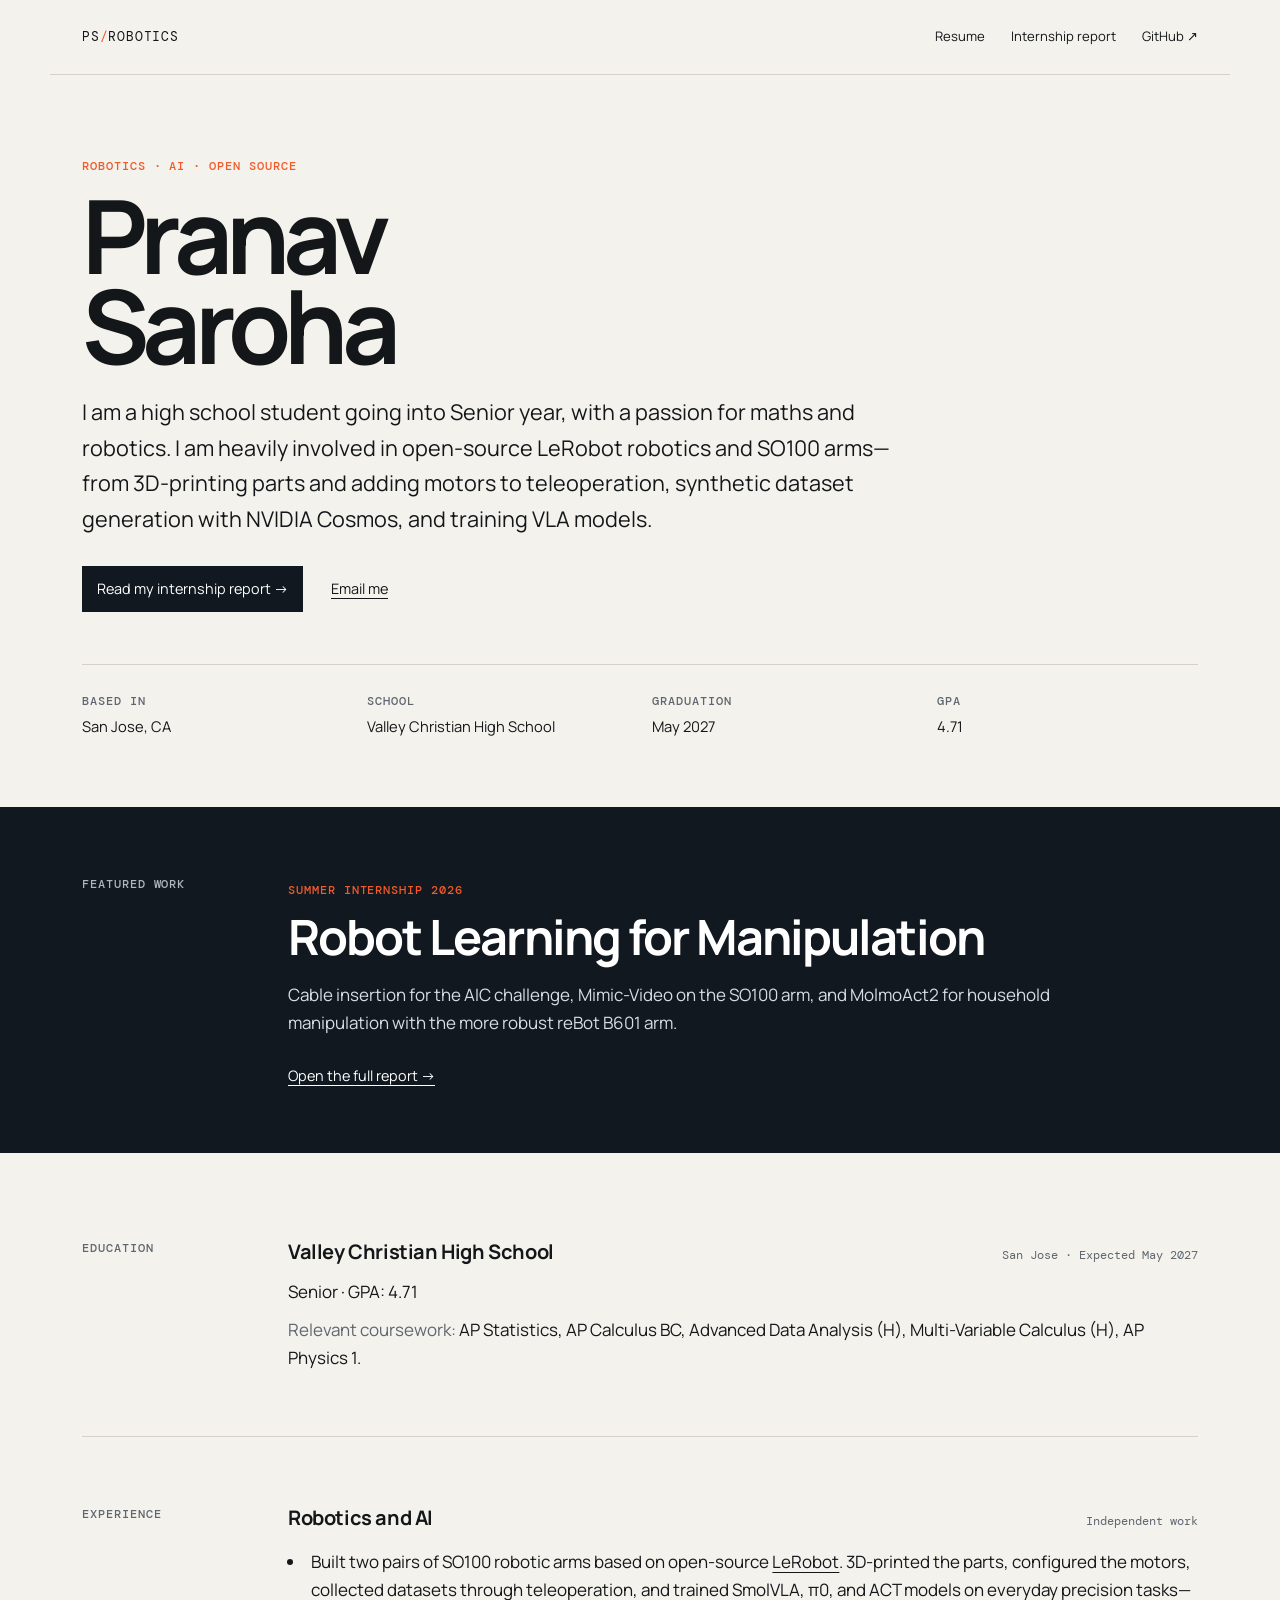
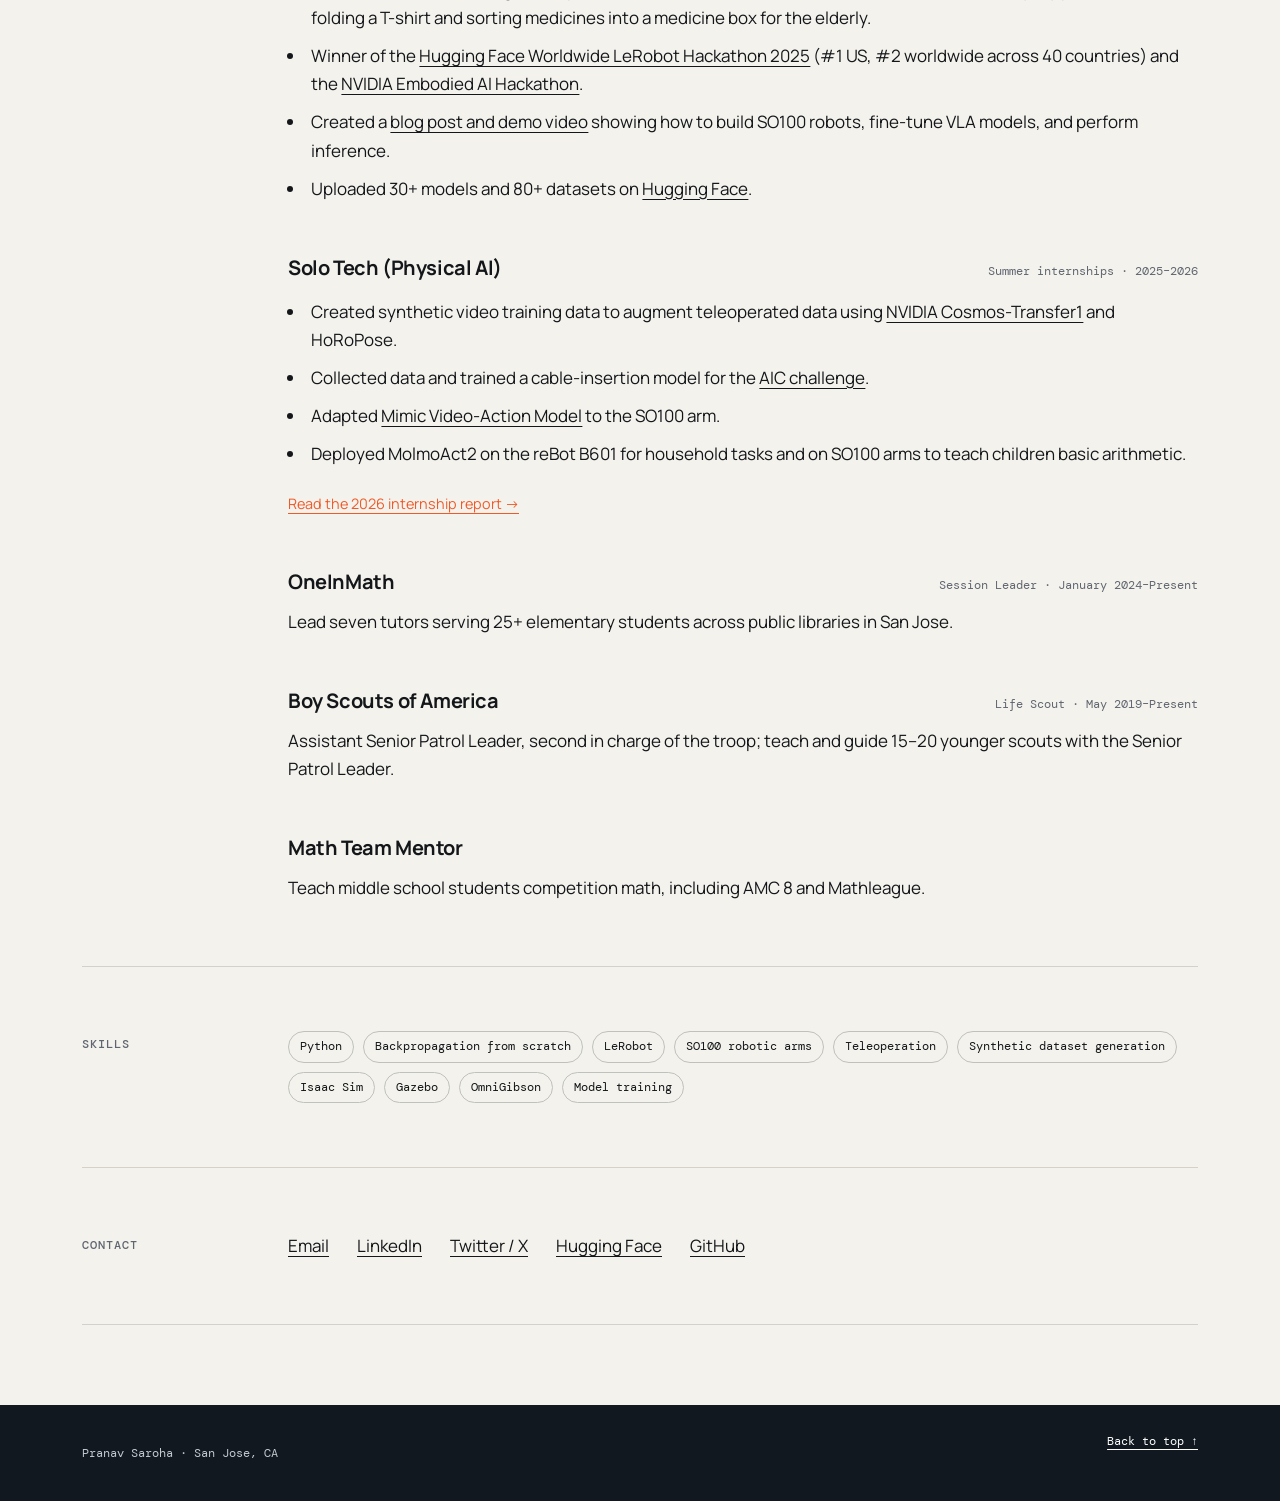
<file: index.html>
<!doctype html>
<html lang="en">
<head>
  <meta charset="utf-8">
  <meta name="viewport" content="width=device-width, initial-scale=1">
  <meta name="description" content="Pranav Saroha — high school student building robot-learning systems with LeRobot, SO100, reBot, Mimic-Video, and MolmoAct2.">
  <title>Pranav Saroha — Robotics & AI</title>
  <link rel="preconnect" href="https://fonts.googleapis.com">
  <link rel="preconnect" href="https://fonts.gstatic.com" crossorigin>
  <link href="https://fonts.googleapis.com/css2?family=DM+Mono:wght@400;500&family=Manrope:wght@400;500;600;700;800&display=swap" rel="stylesheet">
  <link rel="stylesheet" href="resume.css">
</head>
<body>
  <header class="site-header">
    <a class="brand" href="#top" aria-label="Back to top">PS<span>/</span>ROBOTICS</a>
    <nav aria-label="Main navigation">
      <a href="#resume">Resume</a>
      <a href="internship/">Internship report</a>
      <a href="https://github.com/pranavsaroha" target="_blank" rel="noreferrer">GitHub ↗</a>
    </nav>
  </header>

  <main id="top">
    <section class="hero">
      <p class="eyebrow">Robotics · AI · Open source</p>
      <h1>Pranav<br>Saroha</h1>
      <p class="intro">I am a high school student going into Senior year, with a passion for maths and robotics. I am heavily involved in open-source LeRobot robotics and SO100 arms—from 3D-printing parts and adding motors to teleoperation, synthetic dataset generation with NVIDIA Cosmos, and training VLA models.</p>
      <div class="actions">
        <a class="primary" href="internship/">Read my internship report →</a>
        <a href="mailto:sarohapranav@gmail.com">Email me</a>
      </div>
      <dl class="quick-facts">
        <div><dt>Based in</dt><dd>San Jose, CA</dd></div>
        <div><dt>School</dt><dd>Valley Christian High School</dd></div>
        <div><dt>Graduation</dt><dd>May 2027</dd></div>
        <div><dt>GPA</dt><dd>4.71</dd></div>
      </dl>
    </section>

    <section class="featured" aria-labelledby="featured-title">
      <div class="section-label">Featured work</div>
      <div>
        <p class="project-year">Summer Internship 2026</p>
        <h2 id="featured-title">Robot Learning for Manipulation</h2>
        <p>Cable insertion for the AIC challenge, Mimic-Video on the SO100 arm, and MolmoAct2 for household manipulation with the more robust reBot B601 arm.</p>
        <a class="text-link" href="internship/">Open the full report →</a>
      </div>
    </section>

    <div class="resume" id="resume">
      <section class="resume-section">
        <div class="section-label">Education</div>
        <div class="section-body">
          <article class="entry">
            <div class="entry-heading">
              <h2>Valley Christian High School</h2>
              <p>San Jose · Expected May 2027</p>
            </div>
            <p>Senior · GPA: 4.71</p>
            <p><span class="label">Relevant coursework:</span> AP Statistics, AP Calculus BC, Advanced Data Analysis (H), Multi-Variable Calculus (H), AP Physics 1.</p>
          </article>
        </div>
      </section>

      <section class="resume-section">
        <div class="section-label">Experience</div>
        <div class="section-body">
          <article class="entry">
            <div class="entry-heading">
              <h2>Robotics and AI</h2>
              <p>Independent work</p>
            </div>
            <ul>
              <li>Built two pairs of SO100 robotic arms based on open-source <a href="https://github.com/huggingface/lerobot" target="_blank" rel="noreferrer">LeRobot</a>. 3D-printed the parts, configured the motors, collected datasets through teleoperation, and trained SmolVLA, π0, and ACT models on everyday precision tasks—folding a T-shirt and sorting medicines into a medicine box for the elderly.</li>
              <li>Winner of the <a href="https://x.com/pranavsaroha_09/status/1934475743641452990" target="_blank" rel="noreferrer">Hugging Face Worldwide LeRobot Hackathon 2025</a> (#1 US, #2 worldwide across 40 countries) and the <a href="https://www.linkedin.com/posts/seeedstudio_xlerobot-fashionstar-embodiedaihackathon-activity-7391708348062212097-aOqv" target="_blank" rel="noreferrer">NVIDIA Embodied AI Hackathon</a>.</li>
              <li>Created a <a href="https://x.com/pranavsaroha_09/status/1877591433441599997" target="_blank" rel="noreferrer">blog post and demo video</a> showing how to build SO100 robots, fine-tune VLA models, and perform inference.</li>
              <li>Uploaded 30+ models and 80+ datasets on <a href="https://huggingface.co/pranavsaroha" target="_blank" rel="noreferrer">Hugging Face</a>.</li>
            </ul>
          </article>

          <article class="entry">
            <div class="entry-heading">
              <h2>Solo Tech (Physical AI)</h2>
              <p>Summer internships · 2025–2026</p>
            </div>
            <ul>
              <li>Created synthetic video training data to augment teleoperated data using <a href="https://github.com/nvidia-cosmos/cosmos-transfer1" target="_blank" rel="noreferrer">NVIDIA Cosmos-Transfer1</a> and HoRoPose.</li>
              <li>Collected data and trained a cable-insertion model for the <a href="https://www.intrinsic.ai/events/ai-for-industry-challenge" target="_blank" rel="noreferrer">AIC challenge</a>.</li>
              <li>Adapted <a href="https://github.com/mimic-video/mimic-video" target="_blank" rel="noreferrer">Mimic Video-Action Model</a> to the SO100 arm.</li>
              <li>Deployed MolmoAct2 on the reBot B601 for household tasks and on SO100 arms to teach children basic arithmetic.</li>
            </ul>
            <a class="text-link" href="internship/">Read the 2026 internship report →</a>
          </article>

          <article class="entry">
            <div class="entry-heading">
              <h2>OneInMath</h2>
              <p>Session Leader · January 2024–Present</p>
            </div>
            <p>Lead seven tutors serving 25+ elementary students across public libraries in San Jose.</p>
          </article>

          <article class="entry">
            <div class="entry-heading">
              <h2>Boy Scouts of America</h2>
              <p>Life Scout · May 2019–Present</p>
            </div>
            <p>Assistant Senior Patrol Leader, second in charge of the troop; teach and guide 15–20 younger scouts with the Senior Patrol Leader.</p>
          </article>

          <article class="entry">
            <div class="entry-heading">
              <h2>Math Team Mentor</h2>
            </div>
            <p>Teach middle school students competition math, including AMC 8 and Mathleague.</p>
          </article>
        </div>
      </section>

      <section class="resume-section">
        <div class="section-label">Skills</div>
        <div class="section-body skills">
          <span>Python</span><span>Backpropagation from scratch</span><span>LeRobot</span><span>SO100 robotic arms</span><span>Teleoperation</span><span>Synthetic dataset generation</span><span>Isaac Sim</span><span>Gazebo</span><span>OmniGibson</span><span>Model training</span>
        </div>
      </section>

      <section class="resume-section contact">
        <div class="section-label">Contact</div>
        <div class="contact-links">
          <a href="mailto:sarohapranav@gmail.com">Email</a>
          <a href="https://www.linkedin.com/in/pranav-saroha-17297836b/" target="_blank" rel="noreferrer">LinkedIn</a>
          <a href="https://x.com/pranavsaroha_09" target="_blank" rel="noreferrer">Twitter / X</a>
          <a href="https://huggingface.co/pranavsaroha" target="_blank" rel="noreferrer">Hugging Face</a>
          <a href="https://github.com/pranavsaroha" target="_blank" rel="noreferrer">GitHub</a>
        </div>
      </section>
    </div>
  </main>

  <footer>
    <p>Pranav Saroha · San Jose, CA</p>
    <a href="#top">Back to top ↑</a>
  </footer>
</body>
</html>
</file>
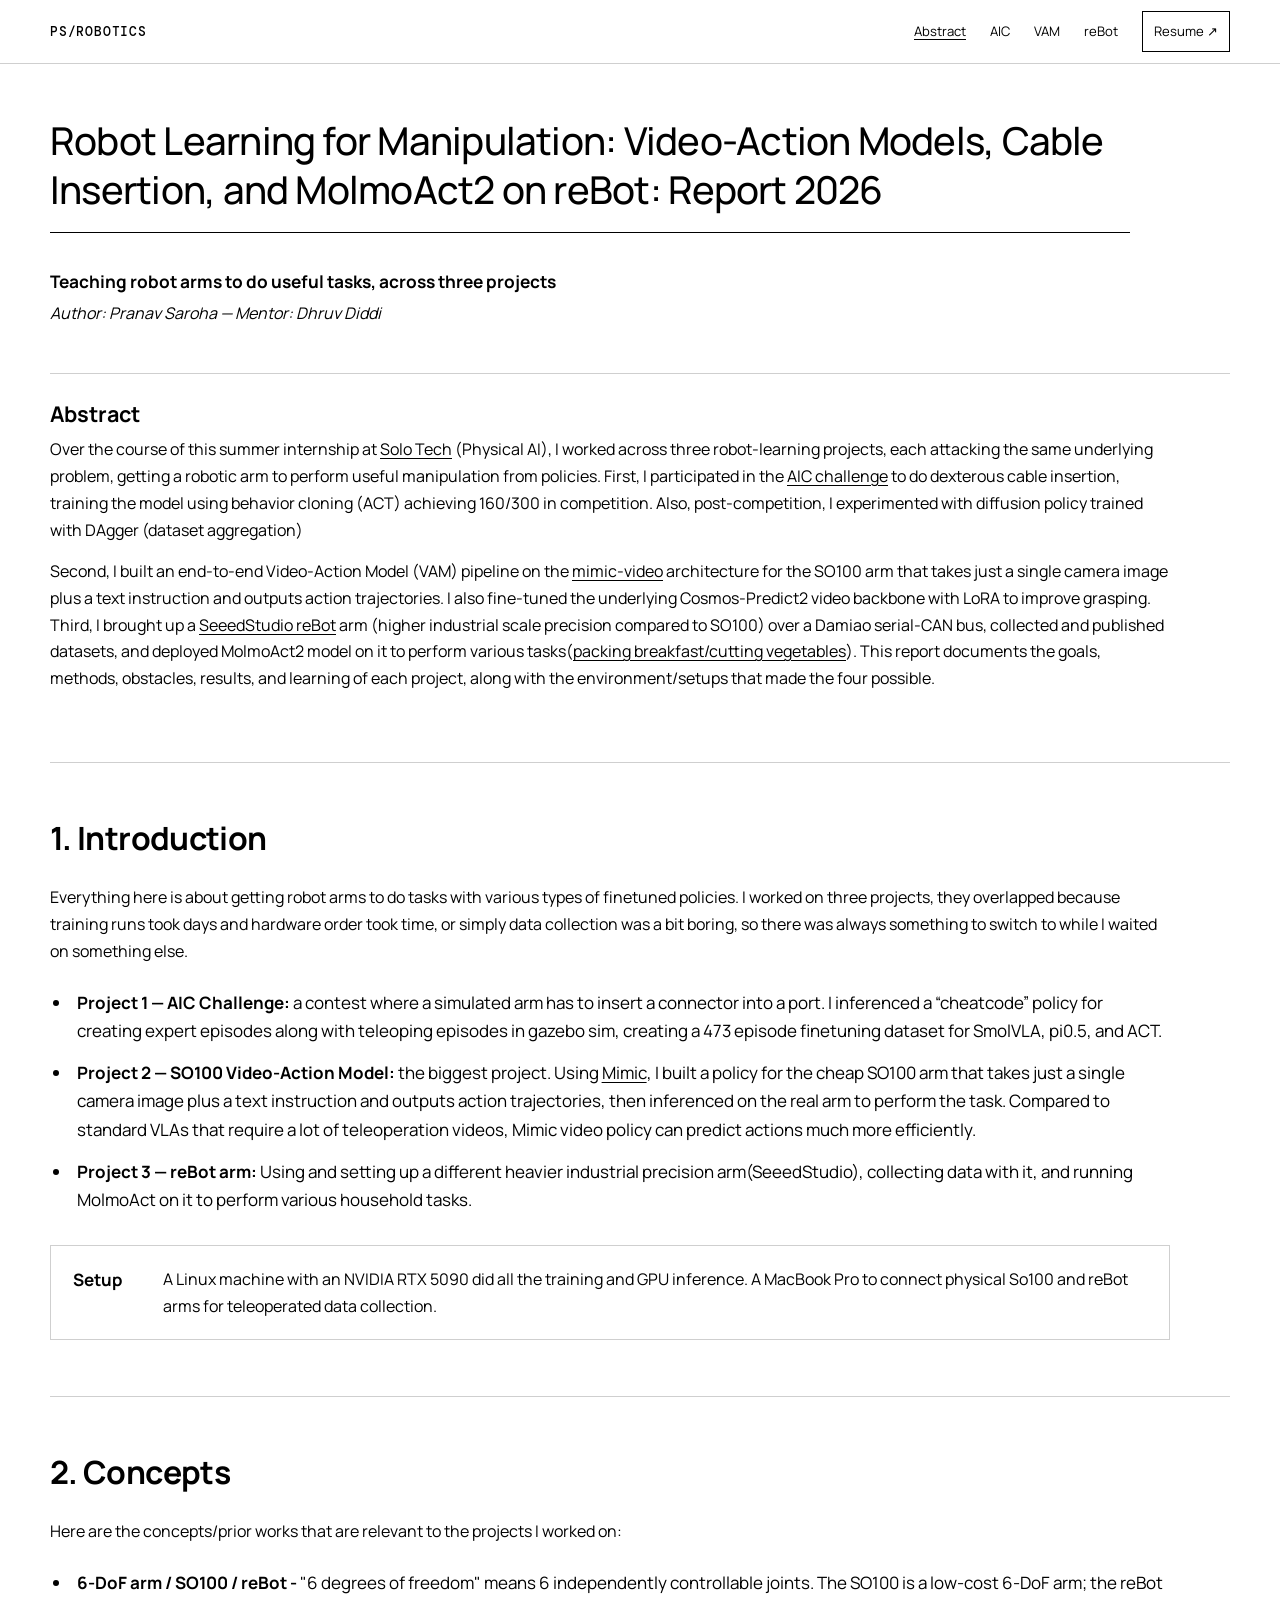
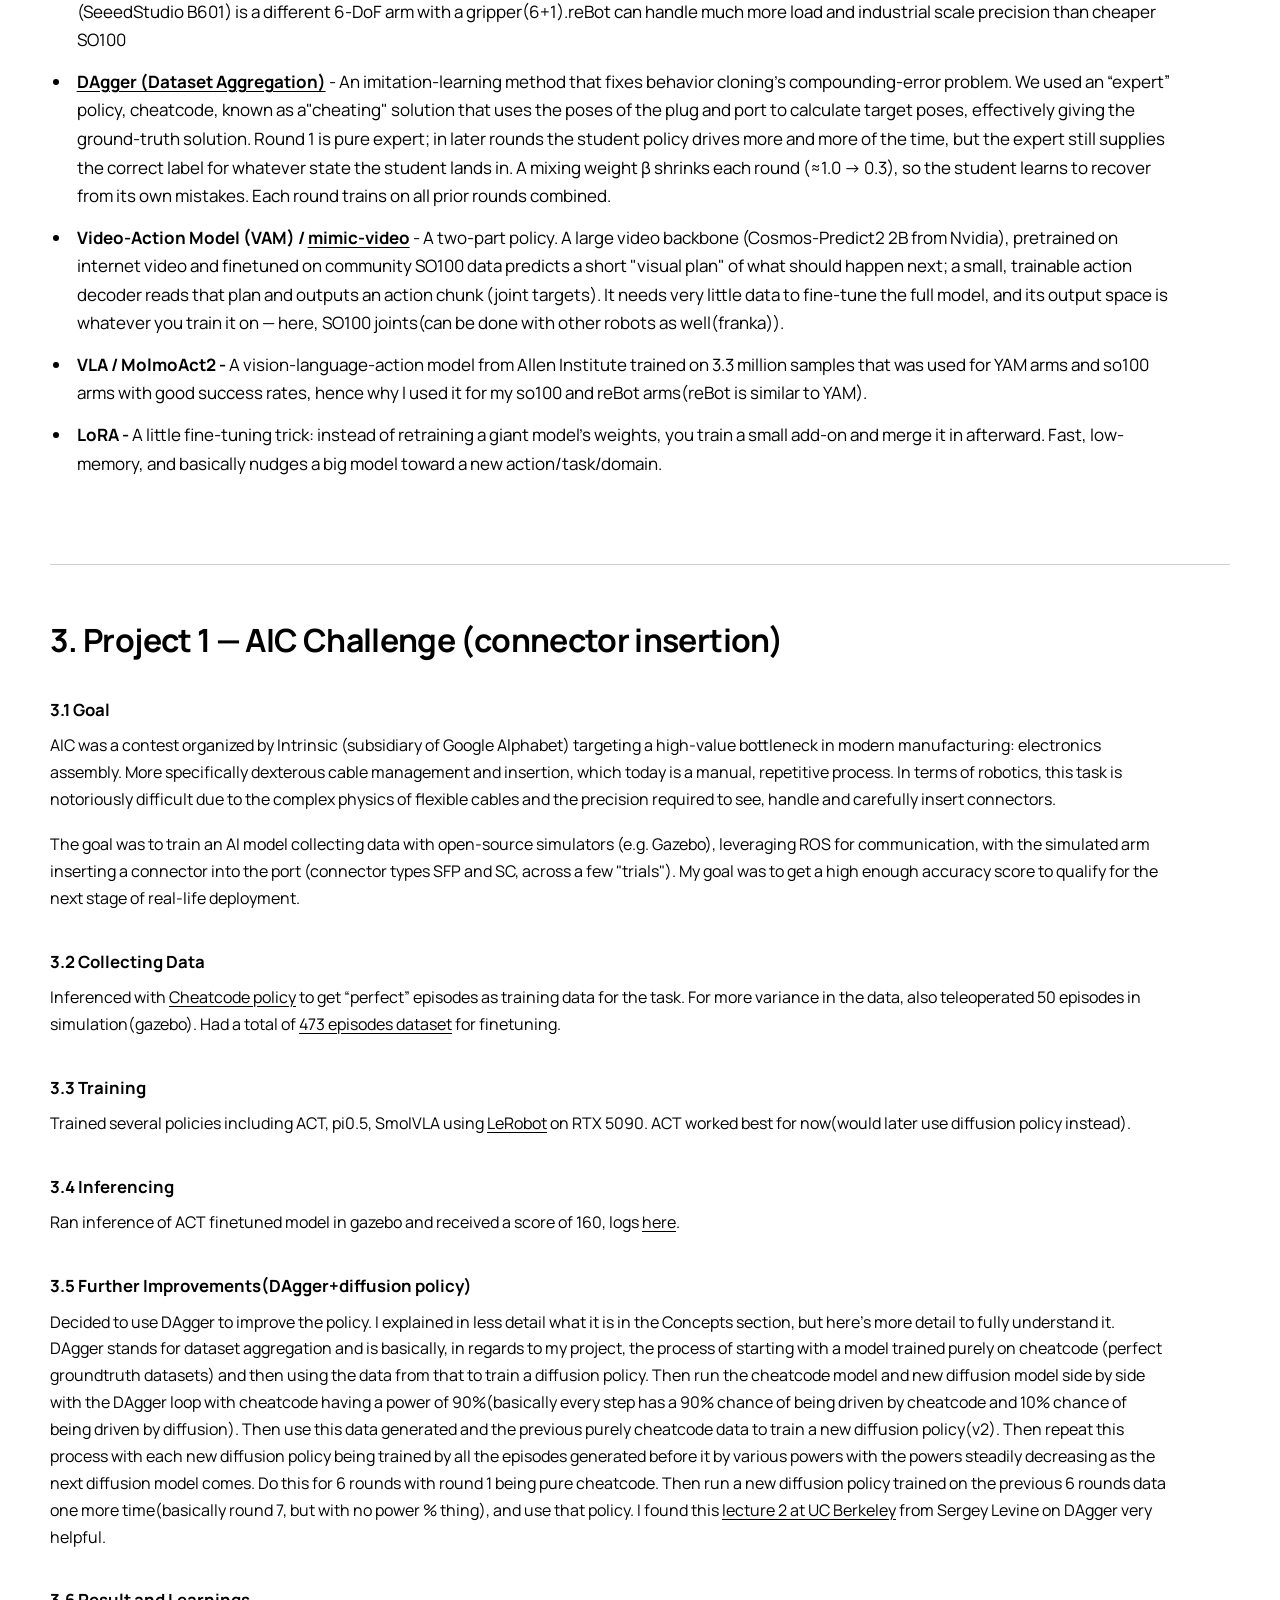
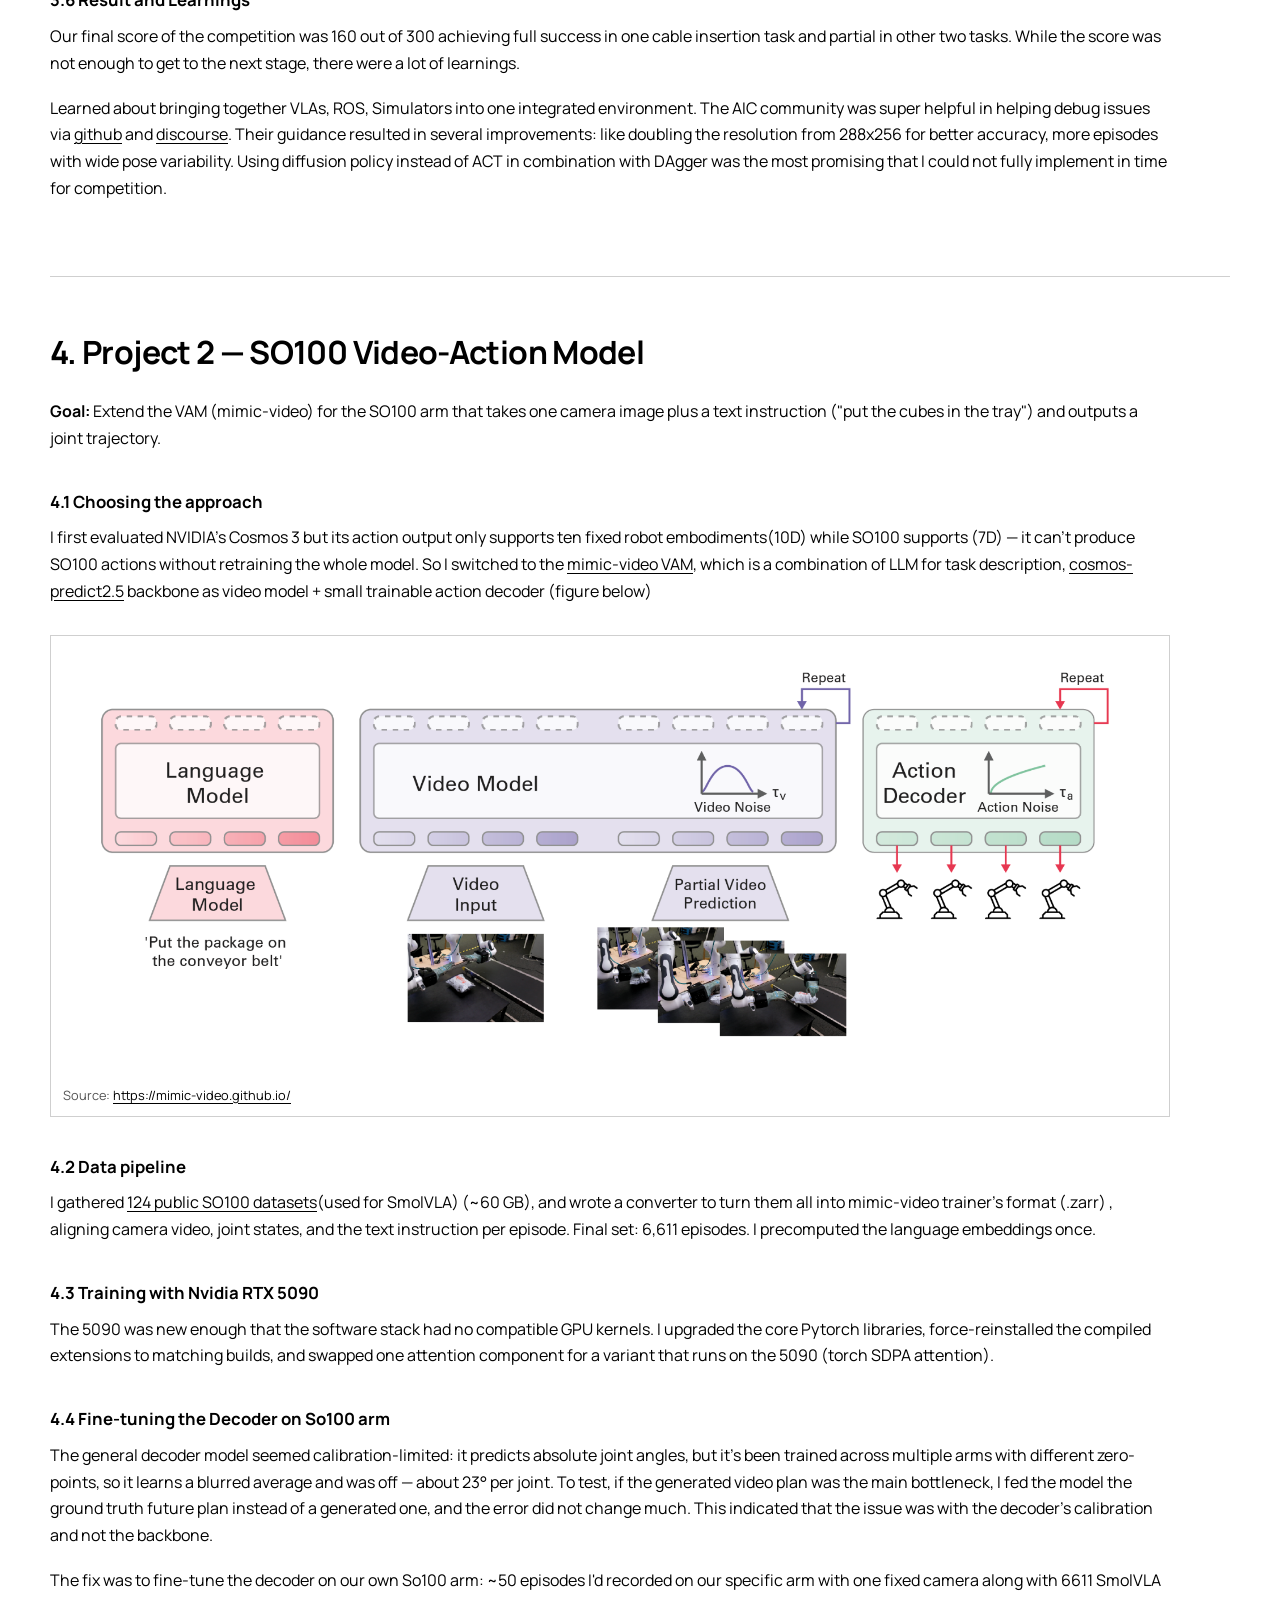
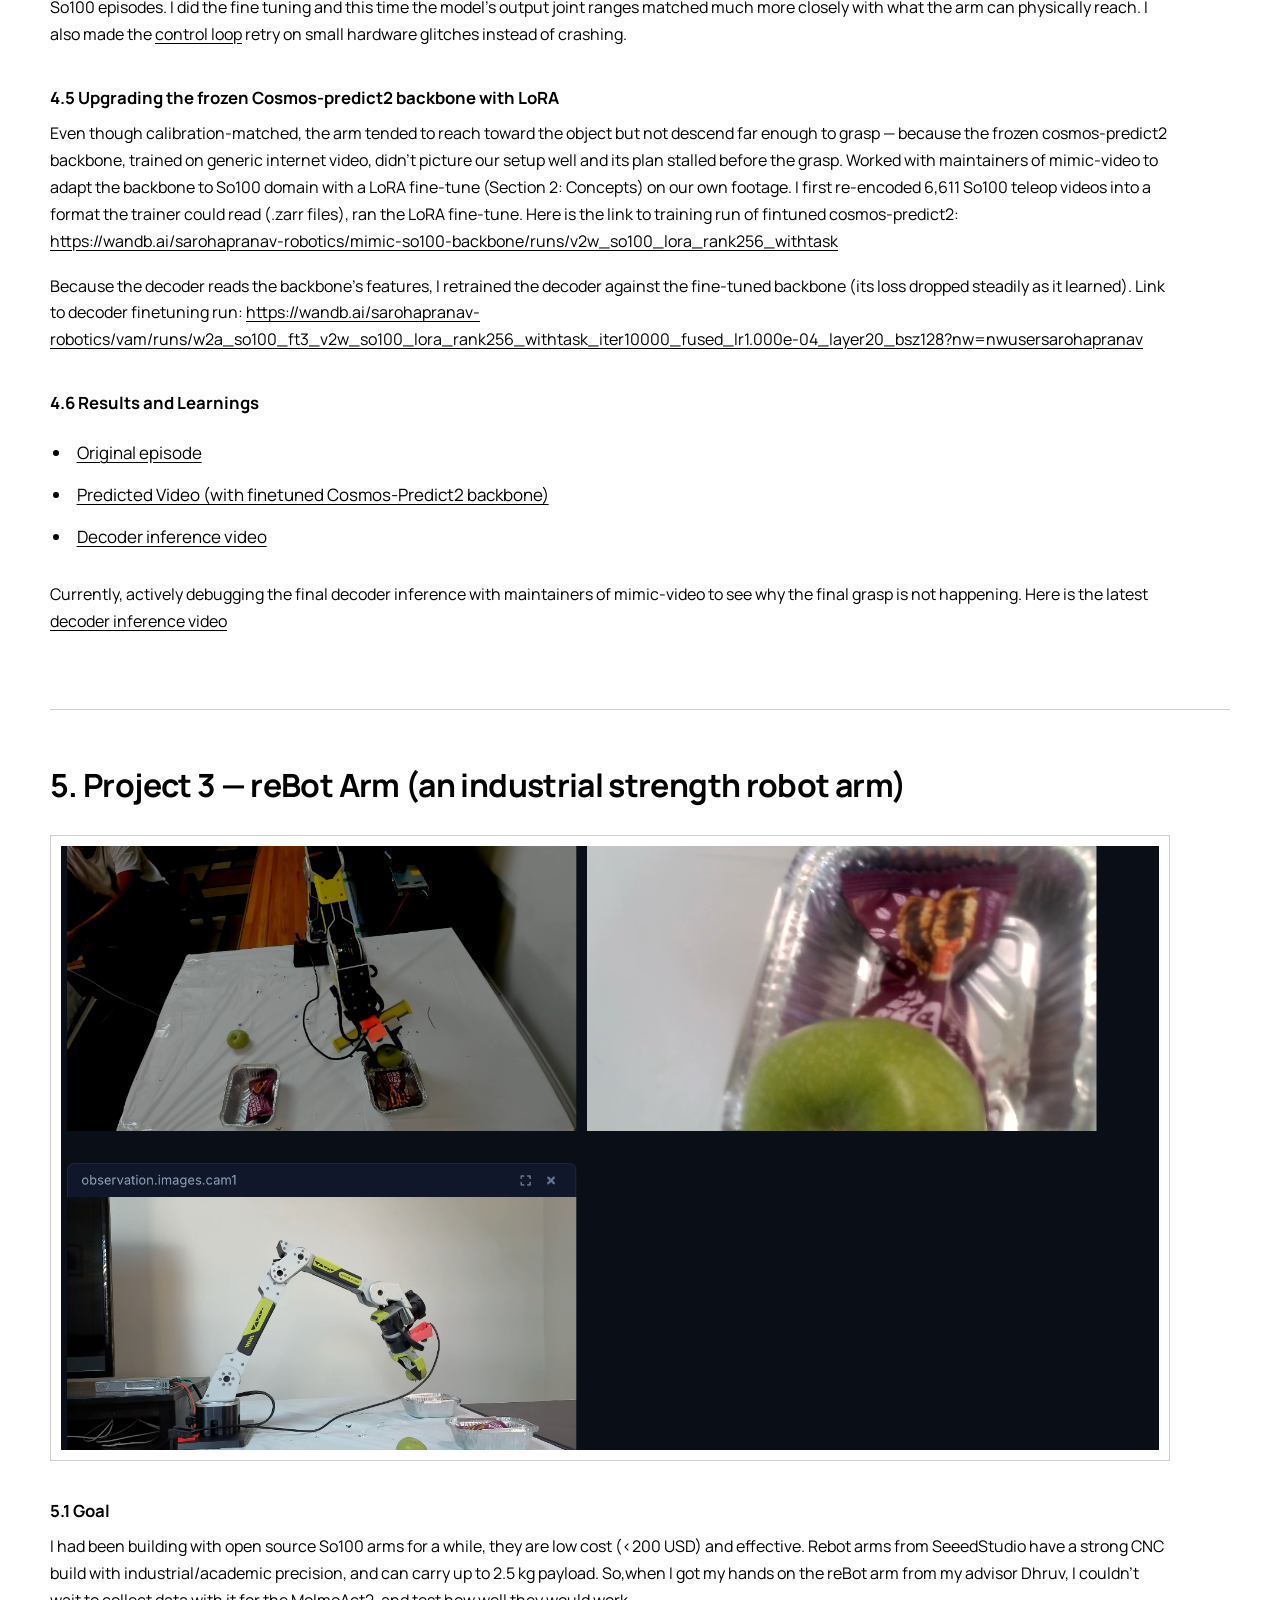
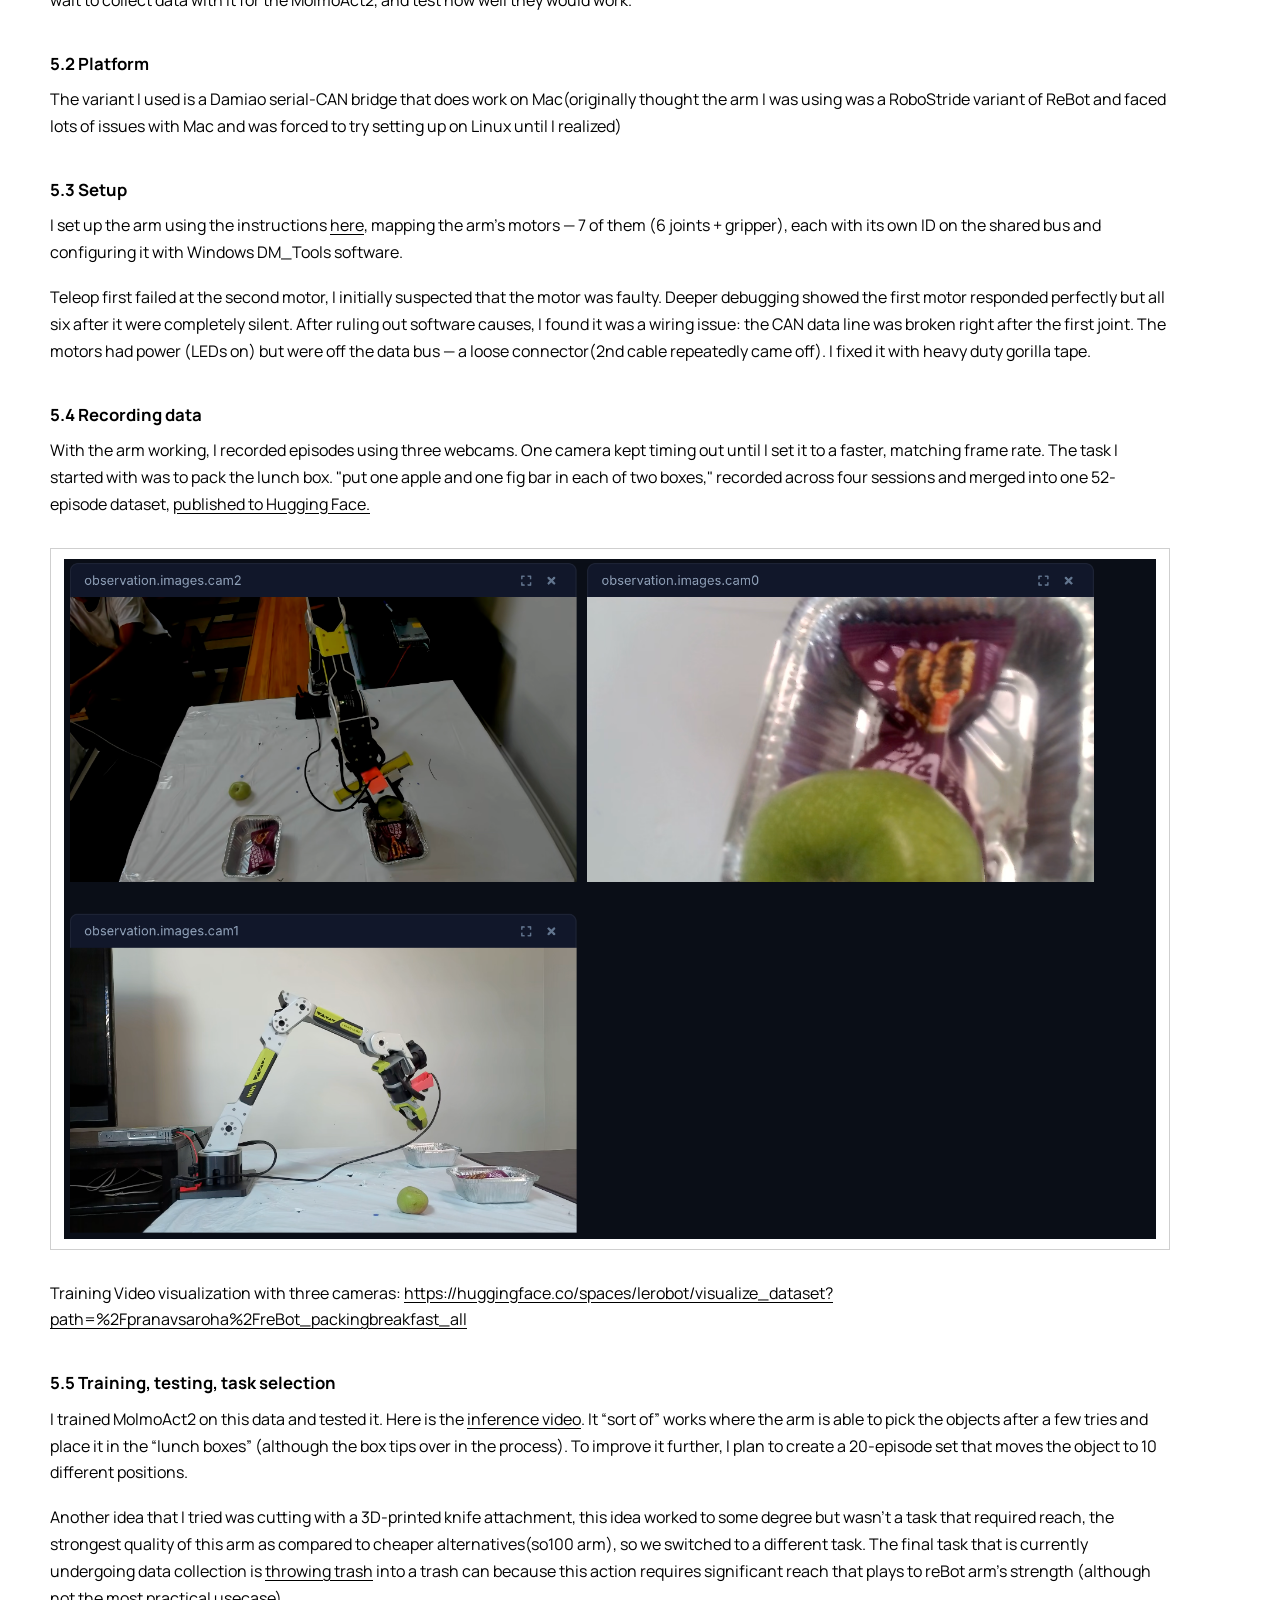
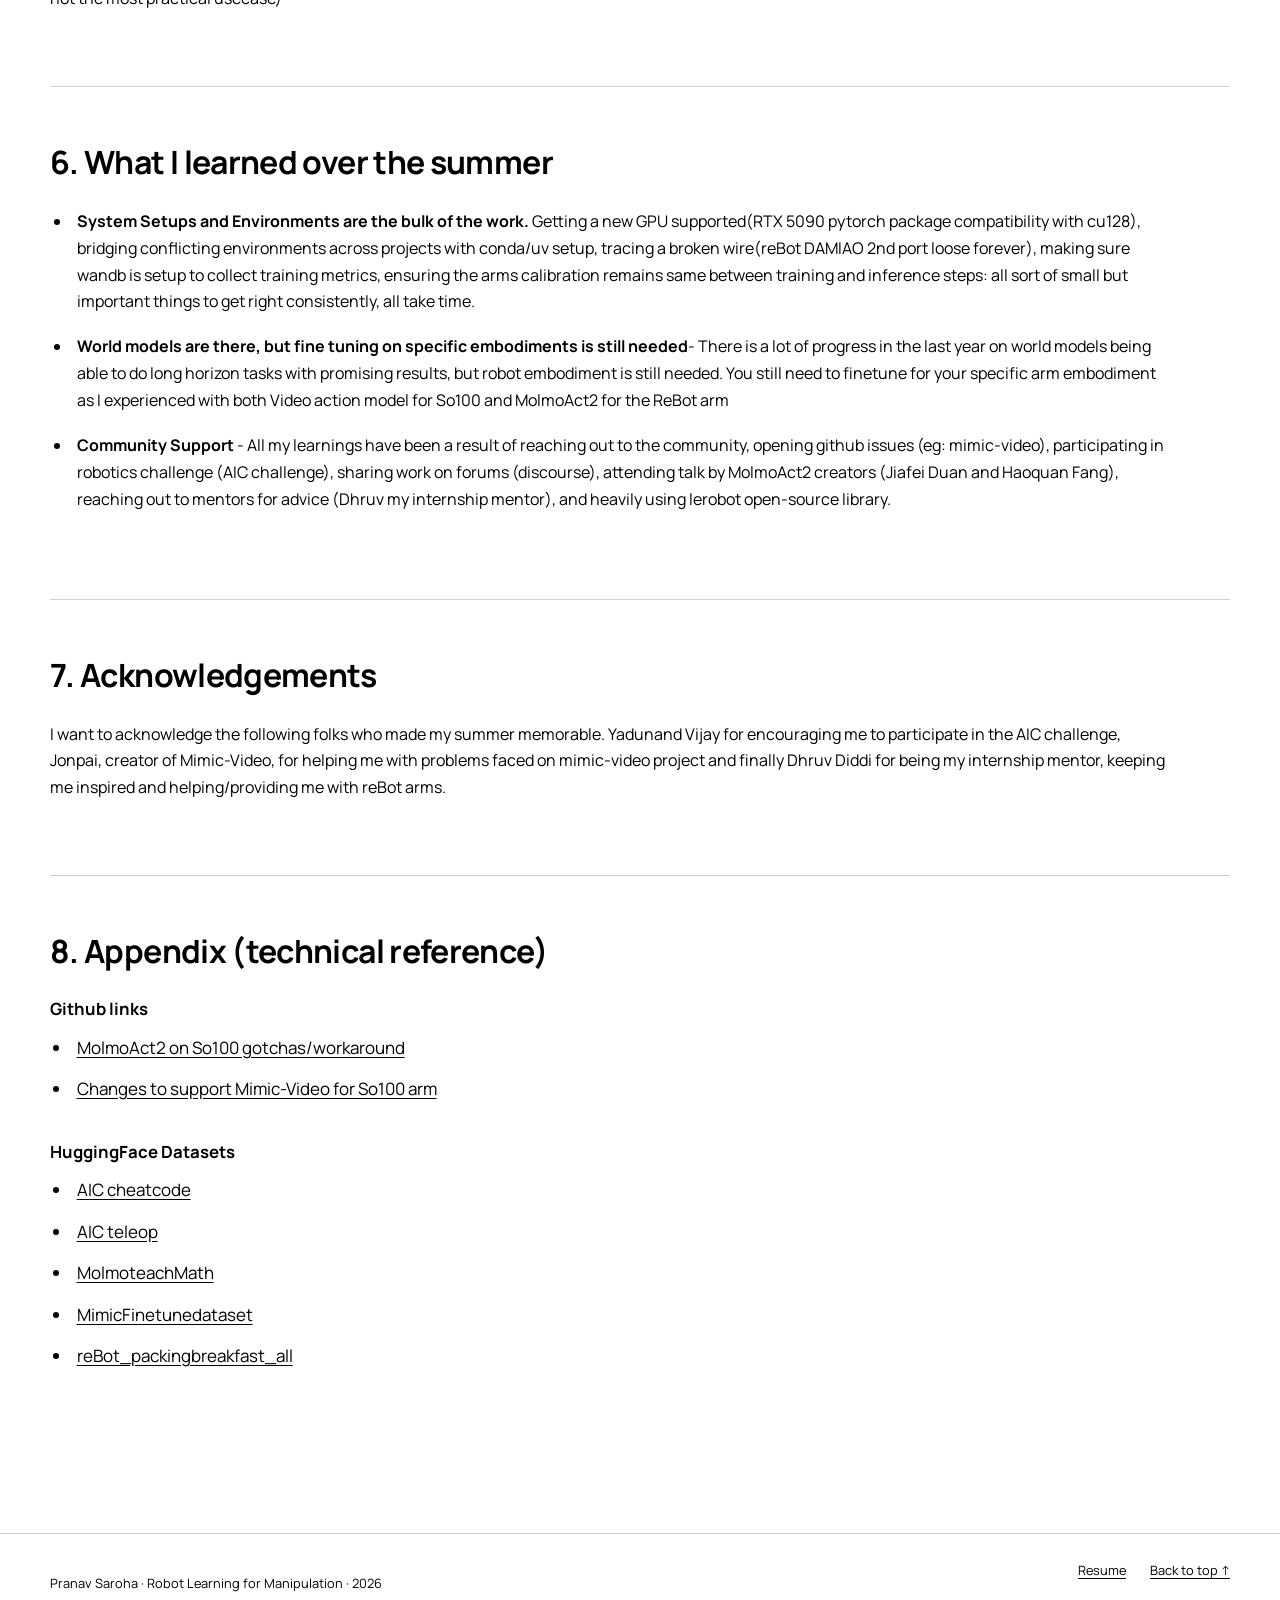
<file: internship/index.html>
<!doctype html>
<html lang="en">
<head>
  <meta charset="utf-8">
  <meta name="viewport" content="width=device-width, initial-scale=1">
  <meta name="description" content="Pranav Saroha's 2026 internship report on cable insertion, Video-Action Models for SO100, and MolmoAct2 on the reBot arm.">
  <title>Robot Learning for Manipulation — Pranav Saroha</title>
  <link rel="preconnect" href="https://fonts.googleapis.com">
  <link rel="preconnect" href="https://fonts.gstatic.com" crossorigin>
  <link href="https://fonts.googleapis.com/css2?family=DM+Mono:wght@400;500&family=Manrope:wght@400;500;600;700;800&display=swap" rel="stylesheet">
  <link rel="stylesheet" href="styles.css">
</head>
<body>
  <div class="progress" aria-hidden="true"><span id="progress-bar"></span></div>

  <header class="site-header">
    <a class="brand" href="../" aria-label="Back to Pranav Saroha's resume">PS<span>/</span>ROBOTICS</a>
    <button class="menu-toggle" type="button" aria-expanded="false" aria-controls="report-nav">Sections</button>
    <nav id="report-nav" aria-label="Report navigation">
      <a href="#abstract">Abstract</a>
      <a href="#aic">AIC</a>
      <a href="#video-action-model">VAM</a>
      <a href="#rebot">reBot</a>
      <a class="nav-home" href="../">Resume ↗</a>
    </nav>
  </header>

  <main id="top">
    <header class="hero" id="abstract">
      <div class="hero-intro">
        <h1>Robot Learning for Manipulation: Video-Action Models, Cable Insertion, and MolmoAct2 on reBot: Report 2026</h1>
        <p class="dek">Teaching robot arms to do useful tasks, across three projects </p>
        <p class="byline">Author: Pranav Saroha — Mentor: Dhruv Diddi</p>
      </div>
      <div class="hero-abstract">
        <h2>Abstract</h2>
        <p>Over the course of this summer internship at <a href="https://getsolo.tech/" target="_blank" rel="noreferrer">Solo Tech</a> (Physical AI), I worked across three robot-learning projects, each attacking the same underlying problem, getting a robotic arm to perform useful manipulation from policies. First, I participated in the <a href="https://www.intrinsic.ai/events/ai-for-industry-challenge" target="_blank" rel="noreferrer">AIC challenge</a> to do dexterous cable insertion, training the model using behavior cloning (ACT) achieving 160/300 in competition. Also, post-competition, I experimented with diffusion policy trained with DAgger (dataset aggregation) </p>
        <p>Second, I built an end-to-end Video-Action Model (VAM) pipeline on the <a href="https://mimic-video.github.io/" target="_blank" rel="noreferrer">mimic-video</a> architecture for the SO100 arm that takes just a single camera image plus a text instruction and outputs action trajectories. I also fine-tuned the underlying Cosmos-Predict2 video backbone with LoRA to improve grasping. Third, I brought up a <a href="https://wiki.seeedstudio.com/rebot_arm_b601_dm_lerobot/" target="_blank" rel="noreferrer">SeeedStudio reBot</a> arm (higher industrial scale precision compared to SO100) over a Damiao serial-CAN bus, collected and published datasets, and deployed MolmoAct2 model on it to perform various tasks(<a href="https://huggingface.co/spaces/lerobot/visualize_dataset?path=%2Fpranavsaroha%2FreBot_packingbreakfast_all%2Fepisode_0" target="_blank" rel="noreferrer">packing breakfast/cutting vegetables</a>). This report documents the goals, methods, obstacles, results, and learning of each project, along with the  environment/setups that made the four possible.</p>
      </div>
    </header>

    <article class="report">
      <section class="report-section" id="introduction">
        <div class="section-content">
          <h2>1. Introduction</h2>
          <p>Everything here is about getting robot arms to do tasks with various types of finetuned policies. I worked on three projects, they overlapped because training runs took days and hardware order took time, or simply data collection was a bit boring, so there was always something to switch to while I waited on something else.</p>
          <ul class="bullet-list">
            <li><strong>Project 1 — AIC Challenge:</strong> a contest where a simulated arm has to insert a connector into a port. I inferenced a “cheatcode” policy for creating expert episodes along with teleoping episodes in gazebo sim, creating a 473 episode finetuning dataset for SmolVLA, pi0.5, and ACT. </li>
            <li><strong>Project 2 — SO100 Video-Action Model:</strong> the biggest project. Using <a href="https://github.com/mimic-video/mimic-video" target="_blank" rel="noreferrer">Mimic</a>, I built a policy for the cheap SO100 arm that takes just a single camera image plus a text instruction and outputs action trajectories, then inferenced on the real arm to perform the task. Compared to standard VLAs that require a lot of teleoperation videos, Mimic video policy can predict actions much more efficiently.</li>
            <li><strong>Project 3 — reBot arm:</strong> Using and setting up a different heavier industrial precision arm(SeeedStudio), collecting data with it, and running MolmoAct on it to perform various household tasks.</li>
          </ul>
          <aside class="setup-note"><span>Setup</span><p>A Linux machine with an NVIDIA RTX 5090 did all the training and GPU inference. A MacBook Pro to connect physical So100 and reBot arms for teleoperated data collection.</p></aside>
        </div>
      </section>

      <section class="report-section" id="concepts">
        <div class="section-content">
          <h2>2. Concepts</h2>
          <p>Here are the concepts/prior works that are relevant to the projects I worked on:</p>
          <ul class="concept-list">
            <li><strong>6-DoF arm / SO100 / reBot -</strong> "6 degrees of freedom" means 6 independently controllable joints. The SO100 is a low-cost 6-DoF arm; the reBot (SeeedStudio B601) is a different 6-DoF arm with a gripper(6+1).reBot can handle much more load and industrial scale precision than cheaper SO100</li>
            <li><a href="https://arxiv.org/pdf/1011.0686" target="_blank" rel="noreferrer"><strong>DAgger (Dataset Aggregation)</strong></a> - An imitation-learning method that fixes behavior cloning's compounding-error problem. We used an “expert” policy, cheatcode, known as  a"cheating" solution that uses the poses of the plug and port to calculate target poses, effectively giving the ground-truth solution. Round 1 is pure expert; in later rounds the student policy drives more and more of the time, but the expert still supplies the correct label for whatever state the student lands in. A mixing weight β shrinks each round (≈1.0 → 0.3), so the student learns to recover from its own mistakes. Each round trains on all prior rounds combined.</li>
            <li><strong>Video-Action Model (VAM) / </strong><a href="https://arxiv.org/pdf/2512.15692" target="_blank" rel="noreferrer"><strong>mimic-video</strong></a> - A two-part policy. A large video backbone (Cosmos-Predict2 2B from Nvidia), pretrained on internet video and finetuned on community SO100 data predicts a short "visual plan" of what should happen next; a small, trainable action decoder reads that plan and outputs an action chunk (joint targets). It needs very little data to fine-tune the full model, and its output space is whatever you train it on — here, SO100 joints(can be done with other robots as well(franka)).</li>
            <li><strong>VLA / MolmoAct2 - </strong>A vision-language-action model from Allen Institute trained on 3.3 million samples that was used for YAM arms and so100 arms with good success rates, hence why I used it for my so100 and reBot arms(reBot is similar to YAM).</li>
            <li><strong>LoRA -</strong> A little fine-tuning trick: instead of retraining a giant model's weights, you train a small add-on and merge it in afterward. Fast, low-memory, and basically nudges a big model toward a new action/task/domain.</li>
          </ul>
        </div>
      </section>

      <section class="report-section project-section" id="aic">
        <div class="section-content">
          <h2>3. Project 1 — AIC Challenge (connector insertion)</h2>
          <h3>3.1 Goal</h3>
          <p>AIC was a contest organized by Intrinsic (subsidiary of Google Alphabet) targeting a high-value bottleneck in modern manufacturing: electronics assembly. More specifically dexterous cable management and insertion, which today is a manual, repetitive process. In terms of robotics, this task is notoriously difficult due to the complex physics of flexible cables and the precision required to see, handle and carefully insert connectors.</p>
          <p>The goal was to train an AI model collecting data with open-source simulators (e.g. Gazebo), leveraging ROS for communication, with the simulated arm inserting a connector into the port (connector types SFP and SC, across a few "trials"). My goal was to get a high enough accuracy score to qualify for the next stage of real-life deployment.</p>
          <h3>3.2 Collecting Data</h3>
          <p>Inferenced with <a href="https://github.com/intrinsic-dev/aic/blob/main/aic_example_policies/README.md#2-cheatcode---ground-truth-policy" target="_blank" rel="noreferrer">Cheatcode policy</a> to get “perfect” episodes as training data for the task. For more variance in the data, also teleoperated 50 episodes in simulation(gazebo). Had a total of <a href="https://huggingface.co/datasets/pranavsaroha/aic-cheatcode_and_teleop_v3" target="_blank" rel="noreferrer">473 episodes dataset</a> for finetuning.</p>
          <h3>3.3 Training</h3>
          <p>Trained several policies including ACT, pi0.5, SmolVLA using <a href="https://huggingface.co/docs/lerobot/en/act" target="_blank" rel="noreferrer">LeRobot</a> on RTX 5090. ACT worked best for now(would later use diffusion policy instead).</p>
          <h3>3.4 Inferencing</h3>
          <p>Ran inference of ACT finetuned model in gazebo and received a score of 160, logs <a href="https://docs.google.com/document/d/1zoISjphK7sL592Ip3vizAdQbeNcts834FnAnrH1yJ50/edit?usp=sharing" target="_blank" rel="noreferrer">here</a>.</p>
          <h3>3.5 Further Improvements(DAgger+diffusion policy)</h3>
          <p>Decided to use DAgger to improve the policy. I explained in less detail what it is in the Concepts section, but here’s more detail to fully understand it. DAgger stands for dataset aggregation and is basically, in regards to my project, the process of starting with a model trained purely on cheatcode (perfect groundtruth datasets) and then using the data from that to train a diffusion policy. Then run the cheatcode model and new diffusion model side by side with the DAgger loop with cheatcode having a power of 90%(basically every step has a 90% chance of being driven by cheatcode and 10% chance of being driven by diffusion). Then use this data generated and the previous purely cheatcode data to train a new diffusion policy(v2). Then repeat this process with each new diffusion policy being trained by all the episodes generated before it by various powers with the powers steadily decreasing as the next diffusion model comes. Do this for 6 rounds with round 1 being pure cheatcode. Then run a new diffusion policy trained on the previous 6 rounds data one more time(basically round 7, but with no power % thing), and use that policy. I found this <a href="https://www.youtube.com/watch?v=yatA09E0J00&amp;t=6588s" target="_blank" rel="noreferrer">lecture 2 at UC Berkeley</a> from Sergey Levine on DAgger very helpful.</p>
          <h3>3.6 Result and Learnings</h3>
          <p>Our final score of the competition was 160 out of 300 achieving full success in one cable insertion task and partial in other two tasks. While the score was not enough to get to the next stage, there were a lot of learnings.</p>
          <p>Learned about bringing together VLAs, ROS, Simulators into one integrated environment. The AIC community was super helpful in helping debug issues via <a href="https://github.com/intrinsic-dev/aic/issues/493" target="_blank" rel="noreferrer">github</a> and <a href="https://discourse.openrobotics.org/t/my-first-results-pi0-5-vla-policy/53670/5?u=pranav_saroha" target="_blank" rel="noreferrer">discourse</a>. Their guidance resulted in several improvements: like doubling the resolution from 288x256 for better accuracy, more episodes with wide pose variability.  Using diffusion policy instead of ACT in combination with DAgger was the most promising that I could not fully implement in time for competition.</p>
        </div>
      </section>

      <section class="report-section project-section" id="video-action-model">
        <div class="section-content">
          <h2>4. Project 2 — SO100 Video-Action Model</h2>
          <p><strong>Goal:</strong> Extend the VAM (mimic-video) for the SO100 arm that takes one camera image plus a text instruction ("put the cubes in the tray") and outputs a joint trajectory. </p>
          <h3>4.1 Choosing the approach</h3>
          <p>I first evaluated NVIDIA's Cosmos 3 but its action output only supports ten fixed robot embodiments(10D) while SO100 supports (7D) — it can't produce SO100 actions without retraining the whole model. So I switched to the <a href="https://github.com/mimic-video/mimic-video" target="_blank" rel="noreferrer">mimic-video VAM</a>, which is a combination of LLM for task description, <a href="https://github.com/nvidia-cosmos/cosmos-predict2.5" target="_blank" rel="noreferrer">cosmos-predict2.5</a>  backbone as video model + small trainable action decoder (figure below)</p>
          <figure class="report-figure wide">
            <img src="../assets/mimic-video-architecture.png" alt="Mimic-Video architecture showing the video model backbone and action decoder" loading="lazy">
            <figcaption>Source: <a href="https://mimic-video.github.io/" target="_blank" rel="noreferrer">https://mimic-video.github.io/</a></figcaption>
          </figure>
          <h3>4.2 Data pipeline</h3>
          <p>I gathered <a href="https://arxiv.org/pdf/2506.01844#subsection.A.1" target="_blank" rel="noreferrer">124 public SO100 datasets</a>(used for SmolVLA) (~60 GB), and wrote a converter to turn them all into mimic-video trainer's format (.zarr) , aligning camera video, joint states, and the text instruction per episode. Final set: 6,611 episodes. I precomputed the language embeddings once.</p>
          <h3>4.3 Training with Nvidia RTX 5090</h3>
          <p>The 5090 was new enough that the software stack had no compatible GPU kernels. I upgraded the core Pytorch libraries, force-reinstalled the compiled extensions to matching builds, and swapped one attention component for a variant that runs on the 5090 (torch SDPA attention).</p>
          <h3>4.4 Fine-tuning the Decoder on So100 arm</h3>
          <p>The general decoder model seemed calibration-limited: it predicts absolute joint angles, but it’s been trained across multiple arms with different zero-points, so it learns a blurred average and was off — about 23° per joint. To test, if the generated video plan was the main bottleneck, I fed the model the ground truth future plan instead of a generated one, and the error did not change much. This indicated that the issue was with the decoder’s calibration and not the backbone.</p>
          <p>The fix was to fine-tune the decoder on our own So100 arm: ~50 episodes I'd recorded on our specific arm with one fixed camera along with 6611 SmolVLA So100 episodes. I did the fine tuning and this time the model's output joint ranges matched much more closely with what the arm can physically reach. I also made the <a href="https://github.com/pranavsaroha/mimic-video/blob/so100-video-finetune/so100/so100_robot_client_v2.py#L96-L110" target="_blank" rel="noreferrer">control loop</a> retry  on small hardware glitches instead of crashing.</p>
          <h3>4.5 Upgrading the frozen Cosmos-predict2 backbone with LoRA</h3>
          <p>Even though calibration-matched, the arm tended to reach toward the object but not descend far enough to grasp — because the frozen cosmos-predict2 backbone, trained on generic internet video, didn't picture our setup well and its plan stalled before the grasp. Worked with maintainers of mimic-video to adapt the backbone to So100 domain with a LoRA fine-tune (Section 2: Concepts) on our own footage. I first re-encoded 6,611 So100 teleop videos into a format the trainer could read (.zarr files), ran the LoRA fine-tune. Here is the link to training run of fintuned cosmos-predict2: <a href="https://wandb.ai/sarohapranav-robotics/mimic-so100-backbone/runs/v2w_so100_lora_rank256_withtask" target="_blank" rel="noreferrer">https://wandb.ai/sarohapranav-robotics/mimic-so100-backbone/runs/v2w_so100_lora_rank256_withtask</a> </p>
          <p>Because the decoder reads the backbone's features, I retrained the decoder against the fine-tuned backbone (its loss dropped steadily as it learned). Link to decoder finetuning run: <a href="https://wandb.ai/sarohapranav-robotics/vam/runs/w2a_so100_ft3_v2w_so100_lora_rank256_withtask_iter10000_fused_lr1.000e-04_layer20_bsz128?nw=nwusersarohapranav" target="_blank" rel="noreferrer">https://wandb.ai/sarohapranav-robotics/vam/runs/w2a_so100_ft3_v2w_so100_lora_rank256_withtask_iter10000_fused_lr1.000e-04_layer20_bsz128?nw=nwusersarohapranav</a></p>
          <h3>4.6 Results and Learnings</h3>
          <ul class="resource-list">
            <li><a href="https://drive.google.com/file/d/1jtOhh29o8MlRbOitPWE5rIBQf1MGWLWZ/view?usp=sharing" target="_blank" rel="noreferrer">Original episode</a></li>
            <li><a href="https://github.com/user-attachments/assets/3adac5a7-fd50-4b0a-bffd-9cc7565fff15" target="_blank" rel="noreferrer">Predicted Video (with finetuned Cosmos-Predict2 backbone)</a></li>
            <li><a href="https://github.com/user-attachments/assets/215c6812-dce6-4f97-bd9c-ee70023642fa" target="_blank" rel="noreferrer">Decoder inference video</a></li>
          </ul>
          <p>Currently, actively debugging the final decoder inference with maintainers of mimic-video to see why the final grasp is not happening. Here is the latest <a href="https://github.com/user-attachments/assets/215c6812-dce6-4f97-bd9c-ee70023642fa" target="_blank" rel="noreferrer">decoder inference video</a></p>
        </div>
      </section>

      <section class="report-section project-section" id="rebot">
        <div class="section-content">
          <h2>5. Project 3 — reBot Arm (an industrial strength robot arm)</h2>
          <figure class="report-figure hero-figure">
            <img src="../assets/rebot-recording-full.png" alt="reBot arm recording setup" loading="lazy">
          </figure>
          <h3>5.1 Goal</h3>
          <p>I had been building with open source So100 arms for a while, they are low cost (&lt;200 USD) and effective. Rebot arms from SeeedStudio have a strong CNC build with industrial/academic precision, and can carry up to 2.5 kg payload. So,when I got my hands on the reBot arm from my advisor Dhruv, I couldn’t wait to  collect data with it for the MolmoAct2, and test how well they would work.</p>
          <h3>5.2 Platform</h3>
          <p>The variant I used is a Damiao serial-CAN bridge that does work on Mac(originally thought the arm I was using was a RoboStride variant of ReBot and faced lots of issues with Mac and was forced to try setting up on Linux until I realized)</p>
          <h3>5.3 Setup</h3>
          <p>I set up the arm using the instructions <a href="https://wiki.seeedstudio.com/rebot_b601_dm_getting_started/" target="_blank" rel="noreferrer">here</a>, mapping the arm's motors — 7 of them (6 joints + gripper), each with its own ID on the shared bus and configuring it with Windows DM_Tools software.</p>
          <p>Teleop first failed at the second motor,  I initially suspected that the motor was faulty. Deeper debugging showed the first motor responded perfectly but all six after it were completely silent. After ruling out software causes, I found it was a wiring issue: the CAN data line was broken right after the first joint. The motors had power (LEDs on) but were off the data bus — a loose connector(2nd cable repeatedly came off). I fixed it with heavy duty gorilla tape. </p>
          <h3>5.4 Recording data</h3>
          <p>With the arm working, I recorded episodes using three webcams. One camera kept timing out until I set it to a faster, matching frame rate. The task I started with was to pack the lunch box. "put one apple and one fig bar in each of two boxes," recorded across four sessions and merged into one 52-episode dataset, <a href="https://huggingface.co/datasets/pranavsaroha/reBot_packingbreakfast_all" target="_blank" rel="noreferrer">published to Hugging Face.</a></p>
          <figure class="report-figure wide">
            <img src="../assets/rebot-three-camera-recording.png" alt="Three camera views used to record the reBot breakfast-packing dataset" loading="lazy">
          </figure>
          <p>Training Video visualization with three cameras: <a href="https://huggingface.co/spaces/lerobot/visualize_dataset?path=%2Fpranavsaroha%2FreBot_packingbreakfast_all" target="_blank" rel="noreferrer">https://huggingface.co/spaces/lerobot/visualize_dataset?path=%2Fpranavsaroha%2FreBot_packingbreakfast_all</a> </p>
          <h3>5.5 Training, testing, task selection</h3>
          <p>I trained MolmoAct2 on this data and tested it. Here is the <a href="https://drive.google.com/file/d/1tx5iClB27BXm6DWOihINtNSVKFAZ86n2/view?usp=drive_link" target="_blank" rel="noreferrer">inference video</a>. It “sort of” works where the arm is able to pick the objects after a few tries and place it in the “lunch boxes” (although the box tips over in the process). To improve it further, I plan to create a 20-episode set that moves the object to 10 different positions. </p>
          <p>Another idea that I tried was cutting with a 3D-printed knife attachment, this idea worked to some degree but wasn’t a task that required reach, the strongest quality of this arm as compared to cheaper alternatives(so100 arm), so we switched to a different task. The final task that is currently undergoing data collection is <a href="https://huggingface.co/spaces/lerobot/visualize_dataset?path=%2Fpranavsaroha%2FreBot_throwingtrash%2Fepisode_0%3Ft%3D5" target="_blank" rel="noreferrer">throwing trash</a> into a trash can because this action requires significant reach that plays to reBot arm’s strength (although not the most practical usecase)</p>
        </div>
      </section>

      <section class="report-section" id="learnings">
        <div class="section-content">
          <h2>6. What I learned over the summer</h2>
          <ul class="learning-list">
            <li><strong>System Setups and Environments are the bulk of the work.</strong> Getting a new GPU supported(RTX 5090 pytorch package compatibility with cu128), bridging conflicting environments across projects with conda/uv setup, tracing a broken wire(reBot DAMIAO 2nd port loose forever), making sure wandb is setup to collect training metrics, ensuring the arms calibration remains same between training and inference steps: all sort of small but important things to get right consistently, all take time.</li>
            <li><strong>World models are there, but fine tuning on specific embodiments is still needed</strong>- There is a lot of progress in the last year on world models being able to do long horizon tasks with promising results, but robot embodiment is still needed. You still need to finetune for your specific arm embodiment as I experienced with both Video action model for So100 and MolmoAct2 for the ReBot arm</li>
            <li><strong>Community Support</strong> - All my learnings have been a result of reaching out to the community, opening github issues (eg: mimic-video), participating in robotics challenge (AIC challenge), sharing work on forums (discourse), attending talk by MolmoAct2 creators (Jiafei Duan and Haoquan Fang), reaching out to mentors for advice (Dhruv my internship mentor), and heavily using lerobot open-source library. </li>
          </ul>
        </div>
      </section>

      <section class="report-section" id="acknowledgements">
        <div class="section-content">
          <h2>7. Acknowledgements</h2>
          <p>I want to acknowledge the following folks who made my summer memorable. Yadunand Vijay for encouraging me to participate in the AIC challenge, Jonpai, creator of Mimic-Video, for helping me with problems faced on mimic-video project and finally Dhruv Diddi for being my internship mentor, keeping me inspired and helping/providing me with reBot arms.</p>
        </div>
      </section>

      <section class="report-section" id="appendix">
        <div class="section-content">
          <h2>8. Appendix (technical reference)</h2>
          <div class="resource-group">
            <h3>Github links</h3>
            <ul class="resource-list">
              <li><a href="https://github.com/pranavsaroha/molmoact2-so101" target="_blank" rel="noreferrer">MolmoAct2 on So100 gotchas/workaround</a></li>
              <li><a href="https://github.com/pranavsaroha/mimic-video/blob/so100-video-finetune/SO100.md" target="_blank" rel="noreferrer">Changes to support Mimic-Video for So100 arm</a></li>
            </ul>
          </div>
          <div class="resource-group">
            <h3>HuggingFace Datasets</h3>
            <ul class="resource-list">
              <li><a href="https://huggingface.co/datasets/pranavsaroha/aic-cheatcode_and_teleop_v3" target="_blank" rel="noreferrer">AIC cheatcode</a></li>
              <li><a href="https://huggingface.co/datasets/pranavsaroha/aic-cheatcode_and_teleop_clean" target="_blank" rel="noreferrer">AIC teleop</a></li>
              <li><a href="https://huggingface.co/datasets/pranavsaroha/MolmoteachMath_20260701_133745" target="_blank" rel="noreferrer">MolmoteachMath</a></li>
              <li><a href="https://huggingface.co/datasets/pranavsaroha/MimicFinetunedataset_20260617_112107" target="_blank" rel="noreferrer">MimicFinetunedataset</a></li>
              <li><a href="https://huggingface.co/spaces/lerobot/visualize_dataset?path=%2Fpranavsaroha%2FreBot_packingbreakfast_all" target="_blank" rel="noreferrer">reBot_packingbreakfast_all</a></li>
            </ul>
          </div>
        </div>
      </section>
    </article>
  </main>

  <footer>
    <p>Pranav Saroha · Robot Learning for Manipulation · 2026</p>
    <div><a href="../">Resume</a><a href="#top">Back to top ↑</a></div>
  </footer>
  <script src="script.js"></script>
</body>
</html>
</file>
<file: resume.css>
:root {
  --ink: #14171a;
  --muted: #5f6670;
  --paper: #f4f2ec;
  --line: #d5d1c8;
  --orange: #f05a28;
  --dark: #111820;
  --max: 1180px;
}
* { box-sizing: border-box; }
html { scroll-behavior: smooth; }
body {
  margin: 0;
  color: var(--ink);
  background: var(--paper);
  font-family: "Manrope", system-ui, sans-serif;
  font-size: 17px;
  line-height: 1.65;
}
a { color: inherit; font-weight: 400; text-underline-offset: 4px; }
.site-header {
  max-width: var(--max);
  margin: auto;
  padding: 26px 32px;
  display: flex;
  align-items: center;
  justify-content: space-between;
  gap: 24px;
  border-bottom: 1px solid var(--line);
}
.brand { font: 400 .84rem/1 "DM Mono", monospace; letter-spacing: .06em; text-decoration: none; }
.brand span, .eyebrow, .project-year { color: var(--orange); }
nav { display: flex; gap: 26px; }
nav a { font-size: .82rem; text-decoration: none; }
.hero {
  max-width: var(--max);
  margin: auto;
  padding: 72px 32px 68px;
}
.eyebrow, .section-label, .project-year, dt {
  font: 500 .74rem/1.45 "DM Mono", monospace;
  letter-spacing: .08em;
  text-transform: uppercase;
}
h1 {
  margin: 14px 0 24px;
  font-size: clamp(3.2rem, 8vw, 7rem);
  line-height: .88;
  letter-spacing: -.065em;
}
.intro { max-width: 810px; margin: 0; font-size: clamp(1.08rem, 2vw, 1.35rem); }
.actions { display: flex; flex-wrap: wrap; gap: 12px 28px; margin-top: 30px; align-items: center; }
.actions a, .text-link { font-size: .9rem; }
.actions .primary {
  padding: 11px 15px;
  color: white;
  background: var(--dark);
  text-decoration: none;
}
.quick-facts {
  margin: 52px 0 0;
  padding: 28px 0 0;
  border-top: 1px solid var(--line);
  display: grid;
  grid-template-columns: repeat(4, 1fr);
  gap: 24px;
}
.quick-facts div { display: grid; gap: 4px; }
dt { color: var(--muted); }
dd { margin: 0; font-size: .92rem; }
.featured {
  padding: 64px max(32px, calc((100vw - var(--max)) / 2 + 32px));
  background: var(--dark);
  color: white;
  display: grid;
  grid-template-columns: 170px minmax(0, 1fr);
  gap: 36px;
}
.featured .section-label { color: #aeb6bf; }
.featured h2 { margin: 8px 0 14px; font-size: clamp(1.8rem, 3.8vw, 3.4rem); line-height: 1.08; letter-spacing: -.04em; }
.featured p:not(.project-year) { max-width: 820px; color: #d8dde2; }
.featured .text-link { display: inline-block; margin-top: 10px; color: white; }
.resume { max-width: var(--max); margin: auto; padding: 18px 32px 80px; }
.resume-section {
  display: grid;
  grid-template-columns: 170px minmax(0, 1fr);
  gap: 36px;
  padding: 64px 0;
  border-bottom: 1px solid var(--line);
}
.section-label { color: var(--muted); padding-top: 5px; }
.section-body { min-width: 0; }
.entry + .entry { margin-top: 48px; }
.entry-heading { display: flex; justify-content: space-between; align-items: baseline; gap: 20px; }
.entry h2 { margin: 0; font-size: 1.25rem; letter-spacing: -.02em; }
.entry-heading p { margin: 0; color: var(--muted); font: .76rem/1.5 "DM Mono", monospace; text-align: right; }
.entry > p { max-width: 900px; margin: 10px 0 0; }
.entry ul { max-width: 940px; margin: 14px 0 0; padding-left: 1.15rem; }
.entry li { margin-bottom: 10px; padding-left: 5px; }
.entry .text-link { display: inline-block; margin-top: 14px; color: var(--orange); }
.label { color: var(--muted); }
.skills { display: flex; flex-wrap: wrap; gap: 9px; }
.skills span { padding: 7px 11px; border: 1px solid #bfc1bd; border-radius: 999px; font: .72rem/1.35 "DM Mono", monospace; }
.contact-links { display: flex; flex-wrap: wrap; gap: 14px 28px; }
.contact-links a { color: var(--ink); }
footer {
  padding: 28px max(32px, calc((100vw - var(--max)) / 2 + 32px));
  background: var(--dark);
  color: #c4cad0;
  display: flex;
  justify-content: space-between;
  gap: 24px;
  font: .72rem/1.5 "DM Mono", monospace;
}
footer a { color: white; }
@media (max-width: 760px) {
  body { font-size: 16px; }
  .site-header { padding: 20px; }
  nav a:not(:last-child) { display: none; }
  .hero { padding: 52px 20px 48px; }
  h1 { font-size: clamp(3rem, 18vw, 5rem); }
  .quick-facts { grid-template-columns: 1fr 1fr; margin-top: 38px; }
  .featured, .resume-section { grid-template-columns: 1fr; gap: 18px; }
  .featured { padding: 48px 20px; }
  .resume { padding: 10px 20px 60px; }
  .resume-section { padding: 46px 0; }
  .entry + .entry { margin-top: 40px; }
  .entry-heading { display: block; }
  .entry-heading p { margin-top: 5px; text-align: left; }
  footer { padding: 26px 20px; flex-direction: column; }
}
</file>
<file: internship/styles.css>
:root {
  --ink: #000;
  --muted: #555;
  --line: #cfcfcf;
  --paper: #fff;
  --max: 1180px;
}

* { box-sizing: border-box; }
html { scroll-behavior: smooth; }
body {
  margin: 0;
  color: var(--ink);
  background: var(--paper);
  font-family: "Manrope", Arial, sans-serif;
  font-size: 17px;
  line-height: 1.68;
}

a,
a:visited,
a:hover,
a:active {
  color: var(--ink);
  font-weight: 400;
  text-decoration: underline;
  text-underline-offset: 3px;
}

.progress { position: fixed; z-index: 100; inset: 0 0 auto; height: 2px; }
.progress span { display: block; width: 0; height: 100%; background: var(--ink); }

.site-header {
  position: sticky;
  top: 0;
  z-index: 50;
  min-height: 64px;
  padding: 0 max(24px, calc((100vw - var(--max)) / 2));
  display: flex;
  align-items: center;
  justify-content: space-between;
  gap: 24px;
  background: rgba(255, 255, 255, .96);
  border-bottom: 1px solid var(--line);
  backdrop-filter: blur(10px);
}
.brand {
  color: var(--ink);
  font: 500 .82rem/1 "DM Mono", monospace;
  letter-spacing: .06em;
  text-decoration: none;
}
.brand span { color: var(--ink); }
nav { display: flex; align-items: center; gap: 24px; }
nav a,
nav a:visited {
  color: var(--ink);
  font-size: .82rem;
  text-decoration: none;
}
nav a:hover,
nav a.active { text-decoration: underline; }
.nav-home { padding: 8px 11px; border: 1px solid var(--ink); }
.menu-toggle { display: none; }

.hero {
  width: min(var(--max), calc(100% - 48px));
  margin: 0 auto;
  padding: 52px 0 56px;
  color: var(--ink);
  background: var(--paper);
}
.hero-intro,
.hero-abstract { width: 100%; }
h1 {
  max-width: 1080px;
  margin: 0;
  padding-bottom: 18px;
  font-size: clamp(2rem, 3vw, 2.4rem);
  font-weight: 500;
  line-height: 1.28;
  letter-spacing: -.02em;
  border-bottom: 1px solid var(--ink);
}
.dek {
  margin: 34px 0 4px;
  color: var(--ink);
  font-size: 1.08rem;
  font-weight: 700;
}
.byline {
  margin: 0;
  color: var(--ink);
  font-size: 1rem;
  font-style: italic;
}
.hero-abstract {
  margin-top: 46px;
  padding-top: 26px;
  color: var(--ink);
  border-top: 1px solid var(--line);
}
.hero-abstract h2 { margin: 0 0 8px; font-size: 1.35rem; line-height: 1.3; }
.hero-abstract p { max-width: 1120px; margin: 0 0 14px; font-size: 1rem; line-height: 1.68; }

.report {
  width: min(var(--max), calc(100% - 48px));
  margin: 0 auto;
  padding: 0 0 70px;
  background: var(--paper);
}
.report-section {
  padding: 56px 0;
  border-top: 1px solid var(--line);
  scroll-margin-top: 64px;
}
.section-content { width: 100%; }
.section-content h2 {
  max-width: 1080px;
  margin: 0 0 26px;
  color: var(--ink);
  font-size: 2rem;
  line-height: 1.22;
  letter-spacing: -.02em;
}
.section-content h3 {
  margin: 38px 0 10px;
  color: var(--ink);
  font-size: 1.05rem;
  font-weight: 700;
  line-height: 1.45;
}
.section-content p,
#acknowledgements p,
#learnings li {
  max-width: 1120px;
  margin: 0 0 18px;
  color: var(--ink);
  font-size: 1rem;
  line-height: 1.68;
}
.section-content strong { font-weight: 700; }
.section-content a { overflow-wrap: anywhere; }

.concept-list {
  max-width: 1120px;
  margin: 24px 0 30px;
  padding-left: 1.35rem;
  list-style: disc outside;
}
.bullet-list,
.learning-list,
.resource-list {
  max-width: 1120px;
  margin: 24px 0 30px;
  padding-left: 1.35rem;
  list-style: disc outside;
}
.concept-list li,
.bullet-list li,
.learning-list li,
.resource-list li {
  margin: 0 0 13px;
  padding-left: 5px;
}
.concept-list li::marker,
.bullet-list li::marker,
.learning-list li::marker,
.resource-list li::marker { color: var(--ink); }

.setup-note {
  max-width: 1120px;
  margin-top: 28px;
  padding: 20px 22px;
  display: grid;
  grid-template-columns: 72px 1fr;
  gap: 18px;
  color: var(--ink);
  background: var(--paper);
  border: 1px solid var(--line);
}
.setup-note > span { color: var(--ink); font-weight: 700; }
.setup-note p { margin: 0; }

.report-figure {
  max-width: 1120px;
  margin: 30px 0;
  padding: 10px;
  background: var(--paper);
  border: 1px solid var(--line);
}
.report-figure img { display: block; width: 100%; max-height: 680px; height: auto; object-fit: contain; }
.report-figure figcaption { padding: 9px 2px 0; color: var(--muted); font-size: .8rem; }
.hero-figure img { aspect-ratio: 16/8.8; object-fit: cover; object-position: center; }
.resource-group { max-width: 1120px; margin: 0 0 36px; }
.resource-group h3 { margin-top: 0; }
.resource-group .resource-list { margin-top: 12px; }

footer {
  padding: 26px max(24px, calc((100vw - var(--max)) / 2));
  display: flex;
  justify-content: space-between;
  gap: 24px;
  color: var(--ink);
  background: var(--paper);
  border-top: 1px solid var(--line);
  font-size: .8rem;
}
footer div { display: flex; gap: 24px; }

@media (max-width: 820px) {
  body { font-size: 16px; }
  .site-header { padding: 0 20px; }
  .menu-toggle {
    display: block;
    padding: 8px 10px;
    color: var(--ink);
    background: var(--paper);
    border: 1px solid var(--ink);
    font-size: .8rem;
  }
  nav {
    position: absolute;
    top: 63px;
    left: 0;
    right: 0;
    padding: 16px 20px;
    display: none;
    flex-direction: column;
    align-items: stretch;
    gap: 0;
    background: var(--paper);
    border-bottom: 1px solid var(--line);
  }
  nav.open { display: flex; }
  nav a { padding: 12px 0; border-bottom: 1px solid var(--line); }
  .nav-home { margin-top: 8px; padding: 12px; text-align: center; }
  .hero,
  .report { width: min(100% - 40px, var(--max)); }
  .hero { padding: 38px 0 42px; }
  h1 { font-size: 1.85rem; }
  .dek { margin-top: 26px; }
  .hero-abstract { margin-top: 34px; padding-top: 22px; }
  .report-section { padding: 44px 0; }
  .section-content h2 { font-size: 1.65rem; }
  .report-figure { margin: 26px -20px; padding: 6px; border-inline: 0; }
  .setup-note { grid-template-columns: 1fr; }
  footer { padding: 24px 20px; flex-direction: column; }
}

@media (prefers-reduced-motion: reduce) {
  html { scroll-behavior: auto; }
}
</file>
